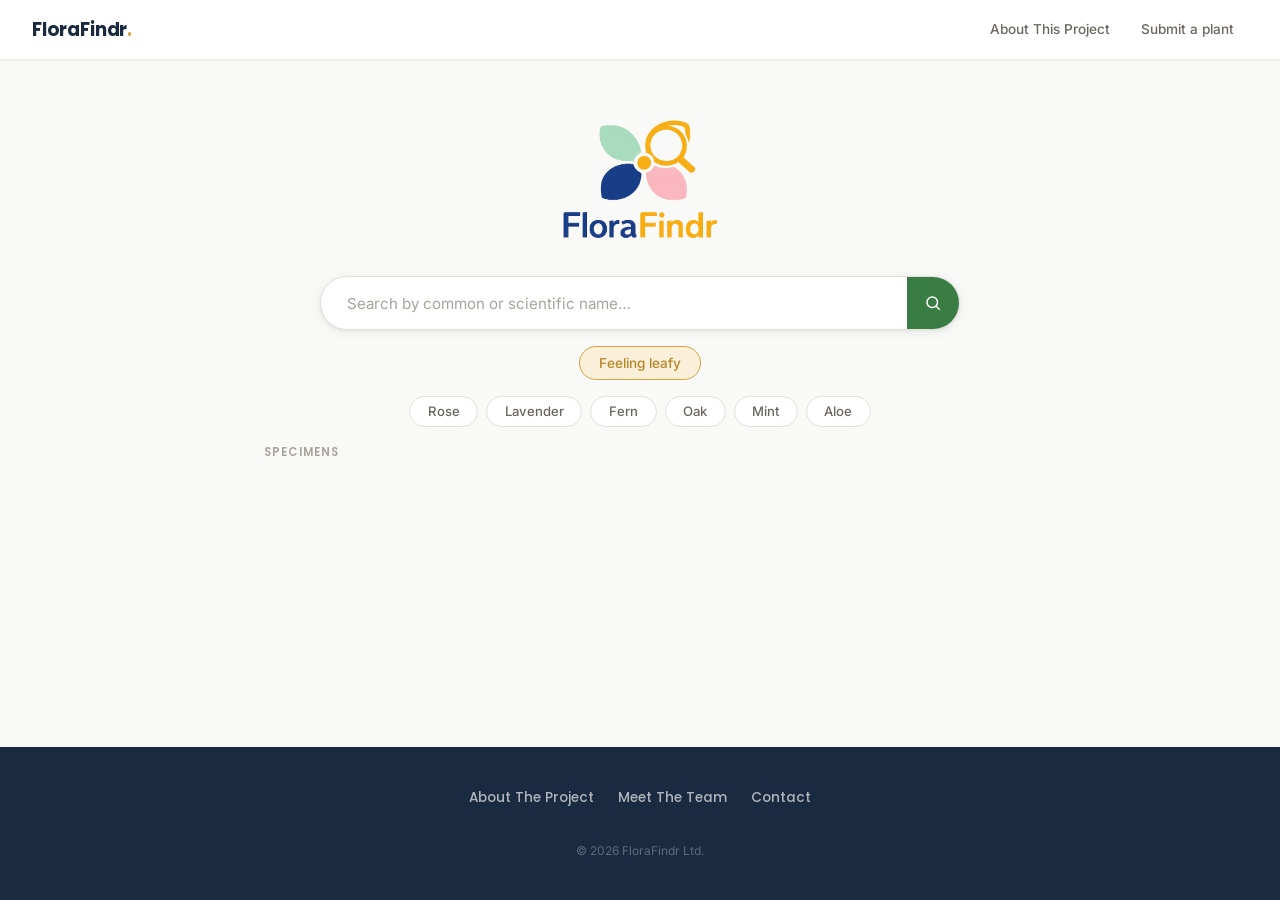
<file: index.html>
<!doctype html>
<html lang="en">
  <head>
    <meta charset="UTF-8" />
    <meta name="viewport" content="width=device-width, initial-scale=1.0" />
    <title>FloraFindr — Find your Flora</title>
    <link rel="stylesheet" href="assets/style.css" />
  </head>
  <body>
    <header>
      <p class="brand-logo">
        <a href="index.html">FloraFindr<span>.</span></a>
      </p>
      <nav aria-label="Primary">
        <ul>
          <li><a href="about.html">About This Project</a></li>
          <li><a href="contact.html">Submit a plant</a></li>
        </ul>
      </nav>
    </header>

    <main>
      <section class="main-page">
        <img
          src="logo.png"
          alt="FloraFindr logo">
      </section>

      <search class="specimen">
        <form
          role="search"
          aria-label="Search the plant catalog"
          id="searchForm"
        >
          <data class="tag" value=""></data>
          <input
            id="searchInput"
            type="text"
            placeholder="Search by common or scientific name…"
            autocomplete="on"
            role="combobox"
            aria-expanded="false"
            aria-controls="suggestList"
            aria-autocomplete="list"
          />
          <button type="submit" class="go-btn" aria-label="Search">
            <svg
              width="18"
              height="18"
              viewBox="0 0 24 24"
              fill="none"
              stroke="currentColor"
              stroke-width="2"
            >
              <circle cx="11" cy="11" r="7" />
              <line x1="21" y1="21" x2="16.65" y2="16.65" />
            </svg>
          </button>
        </form>
        <menu class="actions">
          <li>
            <button type="button" id="randomFloraBtn" class="btn accent">
              Feeling leafy
            </button>
          </li>
        </menu>
      </search>

     <article class="chips" id="chips">
      <button class="chip" data-cat="Rosa">Rose</button>
      <button class="chip" data-cat="Lavandula">Lavender</button>
      <button class="chip" data-cat="Dryopteris">Fern</button>
      <button class="chip" data-cat="Quercus">Oak</button>
      <button class="chip" data-cat="Mentha">Mint</button>
      <button class="chip" data-cat="Aloe">Aloe</button>
      </article>

      <section class="results" id="results">
        <label class="results-label" id="resultsLabel">Specimens</label>
        <p class="grid" id="resultsGrid"></p>
      </section>
    </main>

    <footer>
      <nav>
        <a href="about.html"><h3>About The Project</h3></a>
      </nav>
      <nav>
        <a href="team.html"><h3>Meet The Team</h3></a>
      </nav>
      <nav>
        <a href="contact.html"><h3>Contact</h3></a>
      </nav>
      <p class="copyright-footer">&copy; 2026 FloraFindr Ltd.</p>
    </footer>
  </body>
  <script src="assets/script/script.js"></script>
</html>
</file>
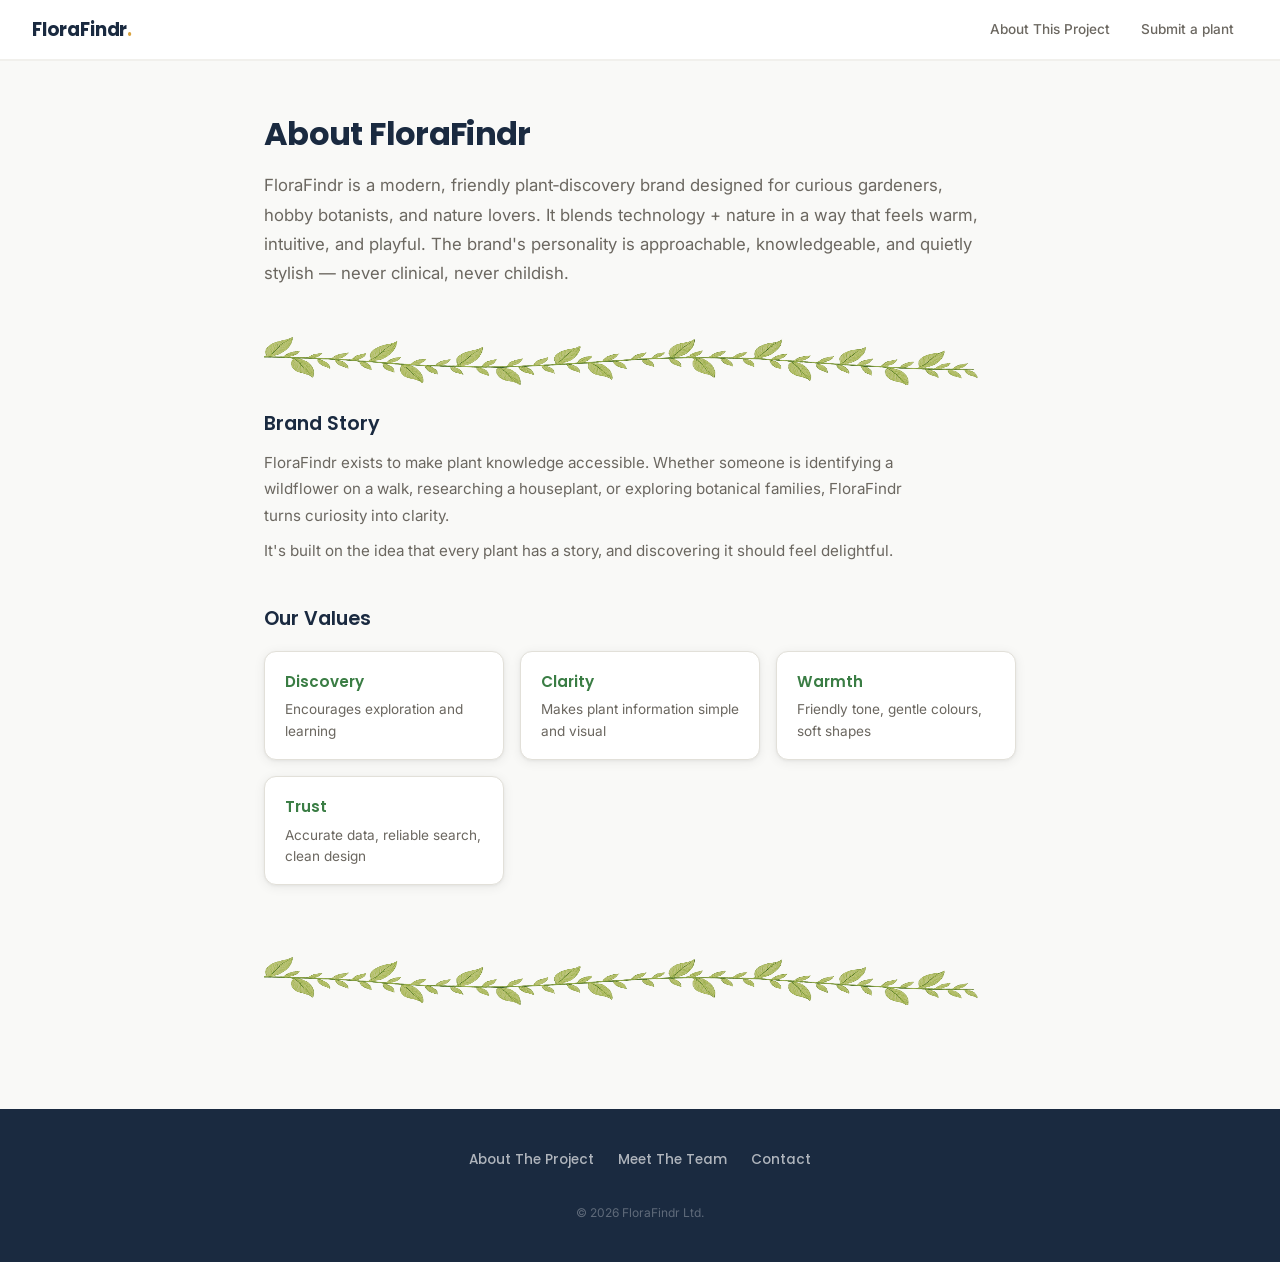
<file: about.html>
<!DOCTYPE html>
<html lang="en">
<head>
  <meta charset="UTF-8">
  <meta name="viewport" content="width=device-width, initial-scale=1.0">
  <title>About — FloraFindr</title>
  <link rel="stylesheet" href="assets/style.css">
  <link rel="icon" href="assets/images/favicon.ico">
</head>
<body>

  <header>
    <p class="brand-logo"><a href="index.html">FloraFindr<span>.</span></a></p>
    <nav aria-label="Primary">
      <ul>
        <li><a href="about.html">About This Project</a></li>
        <li><a href="contact.html">Submit a plant</a></li>
      </ul>
    </nav>
  </header>

  <main>
    <article class="about">

      <div class="about-main">
        <h1>About FloraFindr</h1>
        <p class="about-intro">FloraFindr is a modern, friendly plant‑discovery brand designed for curious gardeners, hobby botanists, and nature lovers. It blends technology + nature in a way that feels warm, intuitive, and playful. The brand's personality is approachable, knowledgeable, and quietly stylish — never clinical, never childish.</p>
      </div>

        <div class="leaf-divider" aria-hidden="true">
        <img src="leaf_divider.png" alt="Leaf divider">
        </div>

      <section class="about-section" aria-labelledby="brand-story">
        <h2 id="brand-story">Brand Story</h2>
        <p>FloraFindr exists to make plant knowledge accessible. Whether someone is identifying a wildflower on a walk, researching a houseplant, or exploring botanical families, FloraFindr turns curiosity into clarity.</p>
        <p>It's built on the idea that every plant has a story, and discovering it should feel delightful.</p>
      </section>

      <section class="about-section values">
        <h2>Our Values</h2>
        <div class="values-grid">
          <div class="value-card">
            <h3>Discovery</h3>
            <p>Encourages exploration and learning</p>
          </div>
          <div class="value-card">
            <h3>Clarity</h3>
            <p>Makes plant information simple and visual</p>
          </div>
          <div class="value-card">
            <h3>Warmth</h3>
            <p>Friendly tone, gentle colours, soft shapes</p>
          </div>
          <div class="value-card">
            <h3>Trust</h3>
            <p>Accurate data, reliable search, clean design</p>
          </div>
        </div>
      </section>

    </article>

    <div class="leaf-divider" aria-hidden="true">
        <img src="leaf_divider.png" alt="Leaf divider">
    </div>
  </main>

  <footer>
    <nav><a href="about.html"><h3>About The Project</h3></a></nav>
    <nav><a href="team.html"><h3>Meet The Team</h3></a></nav>
    <nav><a href="contact.html"><h3>Contact</h3></a></nav>
    <p class="copyright-footer">&copy; 2026 FloraFindr Ltd.</p>
  </footer>

</body>
</html>
</file>
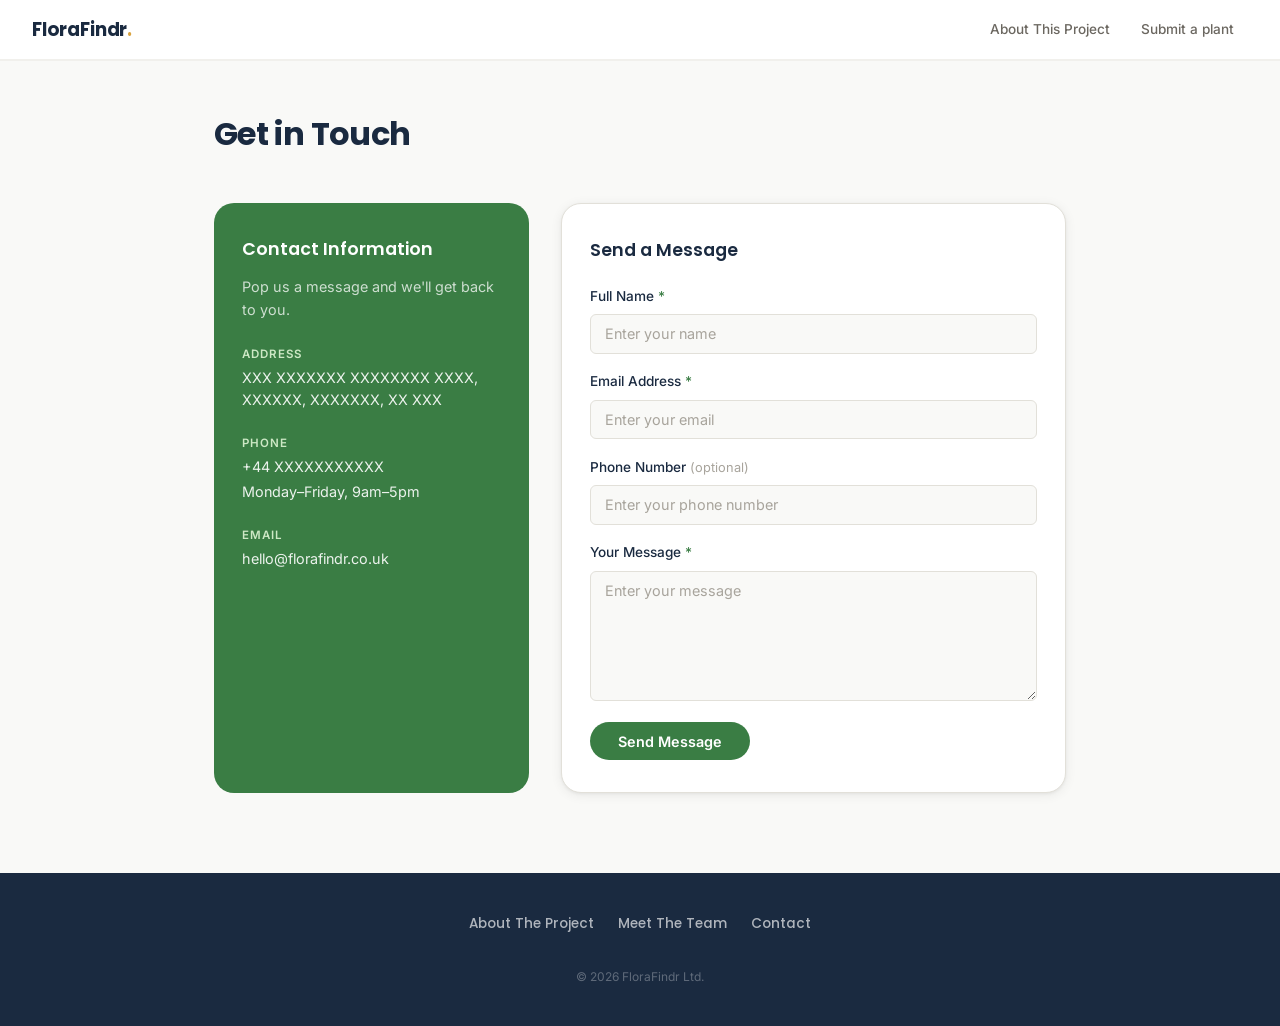
<file: contact.html>
<!DOCTYPE html>
<html lang="en">
<head>
  <meta charset="UTF-8">
  <meta name="viewport" content="width=device-width, initial-scale=1.0">
  <title>Contact — FloraFindr</title>
  <link rel="stylesheet" href="assets/style.css">
  <link rel="icon" href="assets/images/favicon.ico">
</head>
<body>

  <header>
    <p class="brand-logo"><a href="index.html">FloraFindr<span>.</span></a></p>
    <nav aria-label="Primary">
      <ul>
        <li><a href="about.html">About This Project</a></li>
        <li><a href="contact.html">Submit a plant</a></li>
      </ul>
    </nav>
  </header>

  <main>

    <section class="contact-page">
      <h1>Get in Touch</h1>
    </section>

    <section class="contact-wrap">

      <address class="contact-info">
        <h2>Contact Information</h2>
        <p>Pop us a message and we'll get back to you.</p>

        <div class="contact-detail">
          <strong>Address</strong>
          <span>XXX XXXXXXX XXXXXXXX XXXX, XXXXXX, XXXXXXX, XX XXX</span>
        </div>

        <div class="contact-detail">
          <strong>Phone</strong>
          <a href="tel:+44000000000">+44 XXXXXXXXXXX</a>
          <span class="contact-hours">Monday–Friday, 9am–5pm</span>
        </div>

        <div class="contact-detail">
          <strong>Email</strong>
          <a href="mailto:hello@florafindr.co.uk">hello@florafindr.co.uk</a>
        </div>
      </address>

      <form class="contact-form" action="#" method="post">
        <h2>Send a Message</h2>

        <fieldset>
          <label for="name" class="required">Full Name</label>
          <input type="text" id="name" name="name" required placeholder="Enter your name">
        </fieldset>

        <fieldset>
          <label for="email" class="required">Email Address</label>
          <input type="email" id="email" name="email" required placeholder="Enter your email">
        </fieldset>

        <fieldset>
          <label for="phone">Phone Number <span class="optional">(optional)</span></label>
          <input type="tel" id="phone" name="phone" placeholder="Enter your phone number">
        </fieldset>

        <fieldset>
          <label for="message" class="required">Your Message</label>
          <textarea id="message" name="message" required placeholder="Enter your message"></textarea>
        </fieldset>

        <button type="submit" class="submit-btn">Send Message</button>
      </form>

    </section>

  </main>

  <footer>
    <nav><a href="about.html"><h3>About The Project</h3></a></nav>
    <nav><a href="team.html"><h3>Meet The Team</h3></a></nav>
    <nav><a href="contact.html"><h3>Contact</h3></a></nav>
    <p class="copyright-footer">&copy; 2026 FloraFindr Ltd.</p>
  </footer>

</body>
</html>
</file>
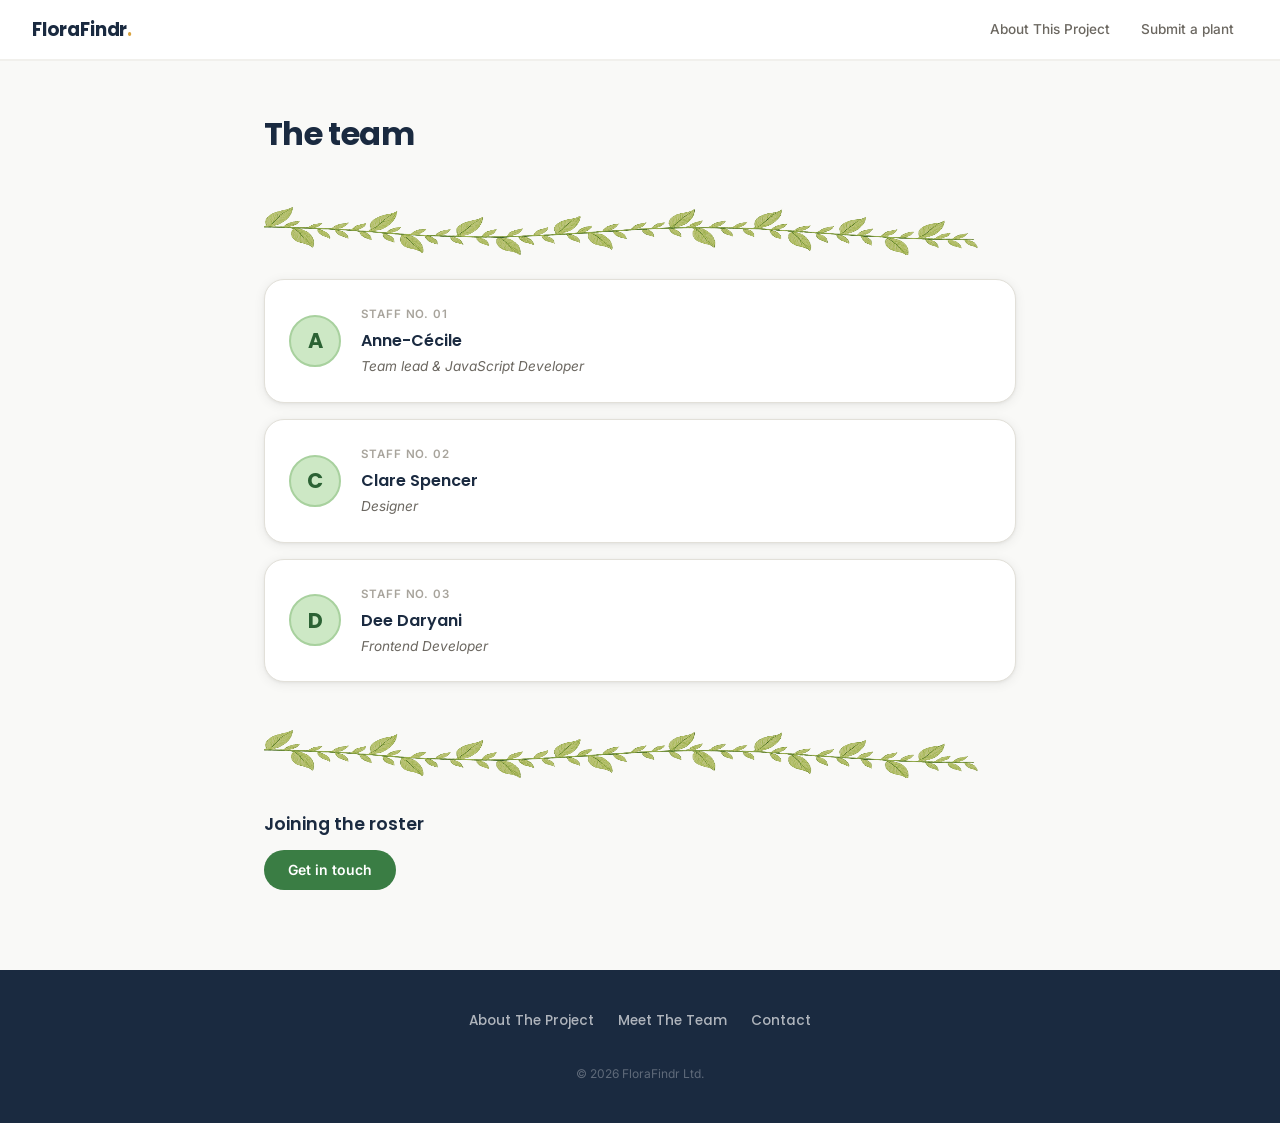
<file: team.html>
<!DOCTYPE html>
<html lang="en">
<head>
  <meta charset="UTF-8">
  <meta name="viewport" content="width=device-width, initial-scale=1.0">
  <title>Team — FloraFindr</title>
  <link rel="stylesheet" href="assets/style.css">
  <link rel="icon" href="assets/images/favicon.ico">
</head>
<body>

  <header>
    <p class="brand-logo"><a href="index.html">FloraFindr<span>.</span></a></p>
    <nav aria-label="Primary">
      <ul>
        <li><a href="about.html">About This Project</a></li>
        <li><a href="contact.html">Submit a plant</a></li>
      </ul>
    </nav>
  </header>

  <main>
    <article class="team">

      <div class="team-hero">
        <h1>The team</h1>
      </div>

      <div class="leaf-divider" aria-hidden="true">
        <img src="leaf_divider.png" alt="Leaf divider">
    </div>

      <ul class="roster">

        <li>
          <article class="person">
            <div class="badge" aria-hidden="true">A</div>
            <div class="person-body">
              <p><small><data value="01">Staff No. 01</data></small></p>
              <h3>Anne-Cécile</h3>
              <p class="role"><em>Team lead &amp; JavaScript Developer</em></p>
              <p class="bio"></p>
            </div>
          </article>
        </li>

        <li>
          <article class="person">
            <div class="badge" aria-hidden="true">C</div>
            <div class="person-body">
              <p><small><data value="02">Staff No. 02</data></small></p>
              <h3>Clare Spencer</h3>
              <p class="role"><em>Designer</em></p>
              <p class="bio"></p>
            </div>
          </article>
        </li>

        <li>
          <article class="person">
            <div class="badge" aria-hidden="true">D</div>
            <div class="person-body">
              <p><small><data value="03">Staff No. 03</data></small></p>
              <h3>Dee Daryani</h3>
              <p class="role"><em>Frontend Developer</em></p>
              <p class="bio"></p>
            </div>
          </article>
        </li>

      </ul>

      <div class="leaf-divider" aria-hidden="true">
        <img src="leaf_divider.png" alt="Leaf divider">
    </div>

      <section class="join" aria-labelledby="join-heading">
        <h2 id="join-heading">Joining the roster</h2>
        <a class="btn" href="contact.html">Get in touch</a>
      </section>

    </article>
  </main>

  <footer>
    <nav><a href="about.html"><h3>About The Project</h3></a></nav>
    <nav><a href="team.html"><h3>Meet The Team</h3></a></nav>
    <nav><a href="contact.html"><h3>Contact</h3></a></nav>
    <p class="copyright-footer">&copy; 2026 FloraFindr Ltd.</p>
  </footer>

</body>
</html>
</file>
<file: assets/style.css>
/* FloraFindr — style.css
   Palette: Pastel Green · Midnight Blue · Blush Pink · Gold
   Type: Poppins (headings) + Inter (body)
*/

@import url('https://fonts.googleapis.com/css2?family=Poppins:wght@500;600;700&family=Inter:wght@400;500&display=swap');

/* Variables */

:root {
  --primary-color:       #3a7d44;
  --primary-light:       #CDE8C5;
  --primary-mid:         #a8d19e;
  --primary-dark:        #2c6234;

  --btn-accent-color:        #D9A441;
  --btn-accent-dark:         #b8852a;
  --btn-accent-light:        #faefd8;

  --secondary-color:     #F2D7D9;
  --secondary-dark:      #c9989c;

  --bg-color:            #f9f9f7;
  --bg-white:            #ffffff;
  --bg-light:            #f1f0ec;
  --bg-subtle:           #e2e0d9;

  --text-color:          #1A2A40;
  --text-muted:          #6b6760;
  --text-placeholder:    #a8a49c;

  --border-color:        #e2e0d9;

  --heading-font:        'Poppins', system-ui, sans-serif;
  --body-font:           'Inter', system-ui, sans-serif;

  --border-radius:       12px;
  --border-radius-sm:    6px;
  --border-radius-lg:    20px;
  --border-radius-full:  999px;

  --shadow:              0 2px 12px rgba(0,0,0,.07), 0 1px 3px rgba(0,0,0,.05);
  --shadow-hover:        0 6px 24px rgba(0,0,0,.10), 0 2px 6px rgba(0,0,0,.06);
}

/* Reset */

*, *::before, *::after {
  box-sizing: border-box;
  margin: 0;
  padding: 0;
}

html {
  font-size: 16px;
  -webkit-font-smoothing: antialiased;
}

body {
  font-family: var(--body-font);
  background-color: var(--bg-color);
  color: var(--text-color);
  line-height: 1.6;
  min-height: 100vh;
  display: flex;
  flex-direction: column;
}

a {
  color: inherit;
  text-decoration: none;
}

ul, menu {
  list-style: none;
}

/* Header */

header {
  display: flex;
  align-items: center;
  justify-content: space-between;
  padding: 0 2rem;
  height: 60px;
  background: var(--bg-white);
  border-bottom: 1px solid var(--bg-light);
  position: sticky;
  top: 0;
  z-index: 100;
  box-shadow: 0 1px 0 var(--bg-light);
}

.brand-logo a {
  font-family: var(--heading-font);
  font-size: 1.15rem;
  font-weight: 700;
  letter-spacing: -0.01em;
  color: var(--text-color);
}

.brand-logo span {
  color: var(--btn-accent-color);
}

header nav ul {
  display: flex;
  gap: 0.25rem;
}

header nav a {
  font-size: 0.85rem;
  font-weight: 500;
  color: var(--text-muted);
  padding: 0.4rem 0.85rem;
  border-radius: var(--border-radius-full);
  transition: background 0.15s, color 0.15s;
}

header nav a:hover {
  background: var(--bg-light);
  color: var(--text-color);
}

/* Main */

main {
  flex: 1;
  display: flex;
  flex-direction: column;
  align-items: center;
  padding: 2.5rem 1.5rem 5rem;
  gap: 1rem;
  width: 100%;
  max-width: 800px;
  margin: 0 auto;
}

/* Title Page */

.main-page {
  text-align: center;
  display: flex;
  flex-direction: column;
  align-items: center;
  width: 100%;
  gap: 0;
}

.main-page img {
  width: 160px;
  height: 160px;
  object-fit: contain;
}

/* Search */

.specimen {
  display: flex;
  flex-direction: column;
  align-items: center;
  gap: 1rem;
  width: 100%;
  max-width: 640px;
}

.specimen form {
  display: flex;
  align-items: center;
  width: 100%;
  background: var(--bg-white);
  border: 1.5px solid var(--border-color);
  border-radius: var(--border-radius-full);
  box-shadow: var(--shadow);
  overflow: hidden;
  padding-left: 1.1rem;
  position: relative;
  transition: border-color 0.2s, box-shadow 0.2s;
}

.specimen form:focus-within {
  border-color: var(--primary-mid);
  box-shadow: var(--shadow-hover), 0 0 0 3px rgba(205,232,197,.4);
}

.specimen form .tag {
  display: none;
}

#searchInput {
  flex: 1;
  border: none;
  outline: none;
  background: transparent;
  font-size: 0.95rem;
  font-family: var(--body-font);
  color: var(--text-color);
  padding: 0.85rem 0.5rem;
  min-width: 0;
}

#searchInput::placeholder {
  color: var(--text-placeholder);
}

.go-btn {
  display: flex;
  align-items: center;
  justify-content: center;
  width: 52px;
  height: 52px;
  background: var(--primary-color);
  border: none;
  cursor: pointer;
  color: var(--bg-white);
  flex-shrink: 0;
  transition: background 0.15s;
}

.go-btn:hover {
  background: var(--primary-dark);
}

.go-btn:active {
  background: var(--btn-accent-dark);
}

.go-btn svg {
  pointer-events: none;
}

/* Actions menu */
.actions {
  display: flex;
  gap: 0.75rem;
}

.btn {
  font-family: var(--body-font);
  font-size: 0.85rem;
  font-weight: 500;
  padding: 0.5rem 1.2rem;
  border-radius: var(--border-radius-full);
  border: 1.5px solid var(--border-color);
  background: var(--bg-white);
  color: var(--text-muted);
  cursor: pointer;
  transition: background 0.15s, color 0.15s, border-color 0.15s;
}

.btn:hover {
  background: var(--bg-light);
  color: var(--text-color);
  border-color: var(--text-placeholder);
}

.btn.accent {
  background: var(--btn-accent-light);
  color: var(--btn-accent-dark);
  border-color: var(--btn-accent-color);
}

.btn.accent:hover {
  background: var(--btn-accent-color);
  color: var(--bg-white);
  border-color: var(--btn-accent-dark);
}

/* Chips */

.chips {
  display: flex;
  flex-wrap: wrap;
  gap: 0.5rem;
  justify-content: center;
  width: 100%;
}

.chip {
  font-family: var(--body-font);
  font-size: 0.82rem;
  font-weight: 500;
  padding: 0.4rem 1.1rem;
  border-radius: var(--border-radius-full);
  border: 1.5px solid var(--border-color);
  background: var(--bg-white);
  color: var(--text-muted);
  cursor: pointer;
  transition: background 0.15s, color 0.15s, border-color 0.15s, box-shadow 0.15s;
}

.chip:hover {
  background: var(--primary-light);
  color: var(--text-color);
  border-color: var(--primary-mid);
}

.chip.active,
.chip[aria-pressed="true"] {
  background: var(--primary-color);
  color: var(--bg-white);
  border-color: var(--primary-color);
  box-shadow: 0 2px 8px rgba(58,125,68,.25);
}

/* Results */

.results {
  width: 100%;
}

.results-label {
  display: block;
  font-family: var(--heading-font);
  font-size: 0.72rem;
  font-weight: 600;
  text-transform: uppercase;
  letter-spacing: 0.1em;
  color: var(--text-placeholder);
  margin-bottom: 1.25rem;
}

.grid {
  display: grid;
  grid-template-columns: repeat(auto-fill, minmax(185px, 1fr));
  gap: 1.25rem;
}

/* Plant cards */
.plant-card {
  background: var(--bg-white);
  border: 1px solid var(--bg-light);
  border-radius: var(--border-radius-lg);
  overflow: hidden;
  box-shadow: var(--shadow);
  transition: transform 0.2s, box-shadow 0.2s;
  cursor: pointer;
  display: flex;
  flex-direction: column;
}

.plant-card:hover {
  transform: translateY(-3px);
  box-shadow: var(--shadow-hover);
}

.plant-card img {
  width: 100%;
  aspect-ratio: 4 / 3;
  object-fit: cover;
  background: var(--primary-light);
  display: block;
  flex-shrink: 0;
}

.plant-card h3,
.plant-card .scientific-name,
.plant-card .rank,
.plant-card a {
  padding-left: 1rem;
  padding-right: 1rem;
}

.plant-card h3 {
  font-family: var(--heading-font);
  font-size: 0.9rem;
  font-weight: 600;
  color: var(--text-color);
  line-height: 1.3;
  padding-top: 0.85rem;
  margin: 0;
}

.plant-card .scientific-name {
  font-size: 0.78rem;
  color: var(--text-placeholder);
  margin: 0;
  display: inline;
}

.plant-card .rank {
  font-size: 0.78rem;
  font-style: italic;
  color: var(--text-placeholder);
  display: inline;
  margin: 0;
  padding: 0;
  background: none;
  border: none;
  text-transform: capitalize;
  width: auto;
}

/* To concatenate rank with scientific name */
.plant-card .rank::before {
  content: ' .. ';
  font-style: normal;
}

.plant-card-body {
  padding: 0.85rem 1rem 1rem;
  flex: 1;
  display: flex;
  flex-direction: column;
  gap: 0.3rem;
}


.plant-card-name {
  font-family: var(--heading-font);
  font-size: 0.9rem;
  font-weight: 600;
  color: var(--text-color);
  line-height: 1.3;
}

.plant-card-tag {
  display: inline-block;
  margin-top: 0.45rem;
  font-size: 0.72rem;
  font-weight: 500;
  padding: 0.2rem 0.6rem;
  border-radius: var(--border-radius-full);
  background: var(--secondary-color);
  color: var(--secondary-dark);
  border: 1px solid rgba(242,215,217,.8);
  width: fit-content;
}

.plant-card a {
  display: inline-flex;
  align-items: center;
  gap: 0.3rem;
  margin-top: auto;
  padding: 0.6rem 1rem 1rem;
  font-size: 0.75rem;
  font-weight: 500;
  color: var(--primary-color);
  text-decoration: none;
  border-top: 1px solid var(--border-color);
}

.plant-card a::after {
  content: '↗';
  font-size: 0.7rem;
  opacity: 0.6;
}

.plant-card a:hover {
  color: var(--primary-dark);
  text-decoration: underline;
}

/* loading state */
.results-empty {
  text-align: center;
  padding: 3rem 0;
  color: var(--text-placeholder);
  font-size: 0.9rem;
  font-style: italic;
}

/* Footer */

footer {
  background: var(--text-color);
  border-top: none;
  padding: 2.5rem 2rem;
  display: flex;
  flex-wrap: wrap;
  gap: 1.5rem;
  align-items: flex-start;
  justify-content: center;
}

footer nav a h3 {
  font-family: var(--heading-font);
  font-size: 0.85rem;
  font-weight: 500;
  color: rgba(255,255,255,.65);
  transition: color 0.15s;
}

footer nav a:hover h3 {
  color: var(--btn-accent-color);
}

.copyright-footer {
  width: 100%;
  text-align: center;
  font-size: 0.75rem;
  color: rgba(255,255,255,.3);
  margin-top: 0.5rem;
}

/* Responsive */

/* Tablet */
@media (max-width: 768px) {
  main {
    max-width: 100%;
    padding: 2.5rem 1.25rem 4rem;
  }

  .specimen {
    max-width: 100%;
  }

  .grid {
    grid-template-columns: repeat(auto-fill, minmax(160px, 1fr));
  }
}

/* Mobile */
@media (max-width: 600px) {
  /* Header: stack logo above nav on very small screens */
  header {
    flex-wrap: wrap;
    height: auto;
    padding: 0.75rem 1rem;
    gap: 0.5rem;
  }

  .brand-logo a {
    font-size: 1rem;
  }

  header nav ul {
    gap: 0.1rem;
  }

  header nav a {
    font-size: 0.78rem;
    padding: 0.35rem 0.6rem;
  }

  /* Logo image */
  .main-page img {
    width: 110px;
    height: 110px;
  }

  main {
    padding: 2rem 1rem 3.5rem;
    gap: 1rem;
  }

  /* Search bar */
  .specimen form {
    border-radius: var(--border-radius-lg);
  }

  #searchInput {
    font-size: 0.9rem;
    padding: 0.75rem 0.4rem;
  }

  .go-btn {
    width: 46px;
    height: 46px;
  }

  /* Chips: allow scrolling row instead of wrapping */
  .chips {
    flex-wrap: nowrap;
    overflow-x: auto;
    justify-content: flex-start;
    padding-bottom: 0.25rem;
    -webkit-overflow-scrolling: touch;
    scrollbar-width: none;
  }

  .chips::-webkit-scrollbar {
    display: none;
  }

  .chip {
    flex-shrink: 0;
  }

  /* Results grid */
  .grid {
    grid-template-columns: repeat(auto-fill, minmax(140px, 1fr));
    gap: 0.75rem;
  }

  /* Footer */
  footer {
    flex-direction: column;
    align-items: center;
    text-align: center;
    padding: 2rem 1rem;
  }
}

/* Very small phones */
@media (max-width: 380px) {
  header {
    justify-content: center;
  }

  header nav ul {
    justify-content: center;
  }

  .main-page img {
    width: 90px;
    height: 90px;
  }

  .grid {
    grid-template-columns: 1fr 1fr;
  }
}

/* About Page */

main:has(.about) {
  max-width: 800px;
  padding-top: 3rem;
  align-items: flex-start;
}

article.about {
  width: 100%;
  display: flex;
  flex-direction: column;
  gap: 0;
}

.about-main {
  margin-bottom: 1.5rem;
}

.about-main h1 {
  font-family: var(--heading-font);
  font-size: 2rem;
  font-weight: 700;
  letter-spacing: -0.02em;
  color: var(--text-color);
  margin-bottom: 0.75rem;
}

.about-intro {
  font-size: 1.05rem;
  color: var(--text-muted);
  line-height: 1.75;
  max-width: 65ch;
}

.leaf-divider {
  border: none;
  margin: 1.5rem 0;
  width: 100%;
  height: 3rem;
  overflow: visible;
}

.leaf-divider img {
  width: 95%;
  height: 100%;
  object-fit: fill;
  display: block;
  filter: brightness(0.8) saturate(0.6);
}

.about-section {
  margin-bottom: 2rem;
}

.about-section h2 {
  font-family: var(--heading-font);
  font-size: 1.2rem;
  font-weight: 600;
  color: var(--text-color);
  margin-bottom: 0.65rem;
}

.about-section p {
  font-size: 0.95rem;
  color: var(--text-muted);
  line-height: 1.75;
  max-width: 65ch;
  margin-bottom: 0.5rem;
}

/* Values grid */
.values-grid {
  display: grid;
  grid-template-columns: repeat(auto-fill, minmax(200px, 1fr));
  gap: 1rem;
  width: 100%;
  margin-top: 1rem;
}

.value-card {
  background: var(--bg-white);
  border: 0.5px solid var(--border-color);
  border-radius: var(--border-radius);
  padding: 1.1rem 1.25rem;
  box-shadow: var(--shadow);
}

.value-card h3 {
  font-family: var(--heading-font);
  font-size: 0.95rem;
  font-weight: 600;
  color: var(--primary-color);
  margin-bottom: 0.35rem;
}

.value-card p {
  font-size: 0.85rem;
  color: var(--text-muted);
  line-height: 1.55;
  margin-bottom: 0;
  max-width: none;
}

@media (max-width: 600px) {
  main:has(.about) {
    padding-top: 2rem;
  }

  .about-main h1 {
    font-size: 1.5rem;
  }

  .about-intro {
    font-size: 0.95rem;
  }

  .values-grid {
    grid-template-columns: 1fr 1fr;
  }
}

@media (max-width: 380px) {
  .values-grid {
    grid-template-columns: 1fr;
  }
}

/* Contact Page */

main:has(.contact-wrap) {
  max-width: 900px;
  padding-top: 3rem;
  align-items: flex-start;
}

.contact-page {
  margin-bottom: 1.75rem;
  width: 100%;
}

.contact-page h1 {
  font-family: var(--heading-font);
  font-size: 2rem;
  font-weight: 700;
  letter-spacing: -0.02em;
  color: var(--text-color);
}

/* Two-column layout */
.contact-wrap {
  display: grid;
  grid-template-columns: 1fr 1.6fr;
  gap: 2rem;
  width: 100%;
  align-items: start;
}

/* Left: contact info */
.contact-info {
  background: var(--primary-color);
  border-radius: var(--border-radius-lg);
  padding: 2rem 1.75rem;
  font-style: normal;
  display: flex;
  flex-direction: column;
  gap: 1.5rem;
  align-self: stretch;
}

.contact-info h2 {
  font-family: var(--heading-font);
  font-size: 1.1rem;
  font-weight: 600;
  color: var(--bg-white);
  margin-bottom: 0.25rem;
}

.contact-info > p {
  font-size: 0.9rem;
  color: rgba(255,255,255,.75);
  line-height: 1.6;
  margin-top: -1rem;
}

.contact-detail {
  display: flex;
  flex-direction: column;
  gap: 0.2rem;
}

.contact-detail strong {
  font-size: 0.72rem;
  font-weight: 600;
  text-transform: uppercase;
  letter-spacing: 0.08em;
  color: var(--primary-light);
}

.contact-detail span,
.contact-detail a {
  font-size: 0.9rem;
  color: rgba(255,255,255,.9);
  line-height: 1.5;
  text-decoration: none;
}

.contact-detail a:hover {
  color: var(--bg-white);
  text-decoration: underline;
}

.contact-hours {
  font-size: 0.8rem;
  color: rgba(255,255,255,.55);
}

/* Right: form */
.contact-form {
  background: var(--bg-white);
  border: 0.5px solid var(--border-color);
  border-radius: var(--border-radius-lg);
  padding: 2rem 1.75rem;
  box-shadow: var(--shadow);
  display: flex;
  flex-direction: column;
  gap: 1.1rem;
}

.contact-form h2 {
  font-family: var(--heading-font);
  font-size: 1.1rem;
  font-weight: 600;
  color: var(--text-color);
  margin-bottom: 0.25rem;
}

.contact-form fieldset {
  border: none;
  padding: 0;
  margin: 0;
  display: flex;
  flex-direction: column;
  gap: 0.4rem;
}

.contact-form label {
  font-size: 0.85rem;
  font-weight: 500;
  color: var(--text-color);
}

.contact-form label.required::after {
  content: ' *';
  color: var(--primary-color);
}

.optional {
  font-weight: 400;
  color: var(--text-placeholder);
  font-size: 0.8rem;
}

.contact-form input,
.contact-form textarea {
  width: 100%;
  font-family: var(--body-font);
  font-size: 0.9rem;
  color: var(--text-color);
  background: var(--bg-color);
  border: 1px solid var(--border-color);
  border-radius: var(--border-radius-sm);
  padding: 0.65rem 0.875rem;
  outline: none;
  transition: border-color 0.15s, box-shadow 0.15s;
}

.contact-form input::placeholder,
.contact-form textarea::placeholder {
  color: var(--text-placeholder);
}

.contact-form input:focus,
.contact-form textarea:focus {
  border-color: var(--primary-mid);
  box-shadow: 0 0 0 3px rgba(168,209,158,.25);
  background: var(--bg-white);
}

.contact-form textarea {
  min-height: 130px;
  resize: vertical;
}

.submit-btn {
  align-self: flex-start;
  font-family: var(--body-font);
  font-size: 0.9rem;
  font-weight: 600;
  padding: 0.65rem 1.75rem;
  border-radius: var(--border-radius-full);
  border: none;
  background: var(--primary-color);
  color: var(--bg-white);
  cursor: pointer;
  transition: background 0.15s, transform 0.1s;
  margin-top: 0.25rem;
}

.submit-btn:hover {
  background: var(--primary-dark);
}

.submit-btn:active {
  transform: scale(0.98);
}

@media (max-width: 700px) {
  .contact-wrap {
    grid-template-columns: 1fr;
  }

  .contact-info {
    align-self: auto;
  }

  main:has(.contact-wrap) {
    padding-top: 2rem;
  }

  .contact-page h1 {
    font-size: 1.5rem;
  }
}

/* Team Page */

main:has(.team) {
  max-width: 800px;
  padding-top: 3rem;
  align-items: flex-start;
}

article.team {
  width: 100%;
  display: flex;
  flex-direction: column;
  gap: 0;
}

.team-hero {
  margin-bottom: 1.5rem;
}

.team-hero h1 {
  font-family: var(--heading-font);
  font-size: 2rem;
  font-weight: 700;
  letter-spacing: -0.02em;
  color: var(--text-color);
}

/* Roster list */
.roster {
  list-style: none;
  display: flex;
  flex-direction: column;
  gap: 1rem;
  width: 100%;
  margin-bottom: 1.5rem;
}

/* Person card */
.person {
  display: flex;
  align-items: center;
  gap: 1.25rem;
  background: var(--bg-white);
  border: 0.5px solid var(--border-color);
  border-radius: var(--border-radius-lg);
  padding: 1.25rem 1.5rem;
  box-shadow: var(--shadow);
  transition: box-shadow 0.15s, transform 0.15s;
}

.person:hover {
  box-shadow: var(--shadow-hover);
  transform: translateY(-1px);
}

/* Avatar badge */
.badge {
  flex-shrink: 0;
  width: 52px;
  height: 52px;
  border-radius: 50%;
  background: var(--primary-light);
  color: var(--primary-dark);
  font-family: var(--heading-font);
  font-size: 1.3rem;
  font-weight: 700;
  display: flex;
  align-items: center;
  justify-content: center;
  border: 2px solid var(--primary-mid);
}

/* Details */
.person-body {
  display: flex;
  flex-direction: column;
  gap: 0.15rem;
}

.person-body small {
  font-size: 0.72rem;
  font-weight: 600;
  text-transform: uppercase;
  letter-spacing: 0.08em;
  color: var(--text-placeholder);
}

.person-body h3 {
  font-family: var(--heading-font);
  font-size: 1rem;
  font-weight: 600;
  color: var(--text-color);
  margin: 0;
}

.person-body .role {
  font-size: 0.85rem;
  color: var(--text-muted);
}

.person-body .bio {
  font-size: 0.875rem;
  color: var(--text-muted);
  line-height: 1.6;
  margin-top: 0.1rem;
}

/* Join section */
.join {
  display: flex;
  flex-direction: column;
  gap: 0.75rem;
  margin-top: 0.5rem;
}

.join h2 {
  font-family: var(--heading-font);
  font-size: 1.1rem;
  font-weight: 600;
  color: var(--text-color);
}

.join .btn {
  display: inline-block;
  align-self: flex-start;
  font-family: var(--body-font);
  font-size: 0.875rem;
  font-weight: 600;
  padding: 0.55rem 1.5rem;
  border-radius: var(--border-radius-full);
  background: var(--primary-color);
  color: var(--bg-white);
  border: none;
  transition: background 0.15s;
  text-decoration: none;
}

.join .btn:hover {
  background: var(--primary-dark);
}

@media (max-width: 600px) {
  main:has(.team) {
    padding-top: 2rem;
  }

  .team-hero h1 {
    font-size: 1.5rem;
  }

  .person {
    padding: 1rem 1.1rem;
    gap: 1rem;
  }

  .badge {
    width: 44px;
    height: 44px;
    font-size: 1.1rem;
  }
}

/* Reduced motion */

@media (prefers-reduced-motion: reduce) {
  *, *::before, *::after {
    transition: none !important;
    animation: none !important;
  }
}
</file>
